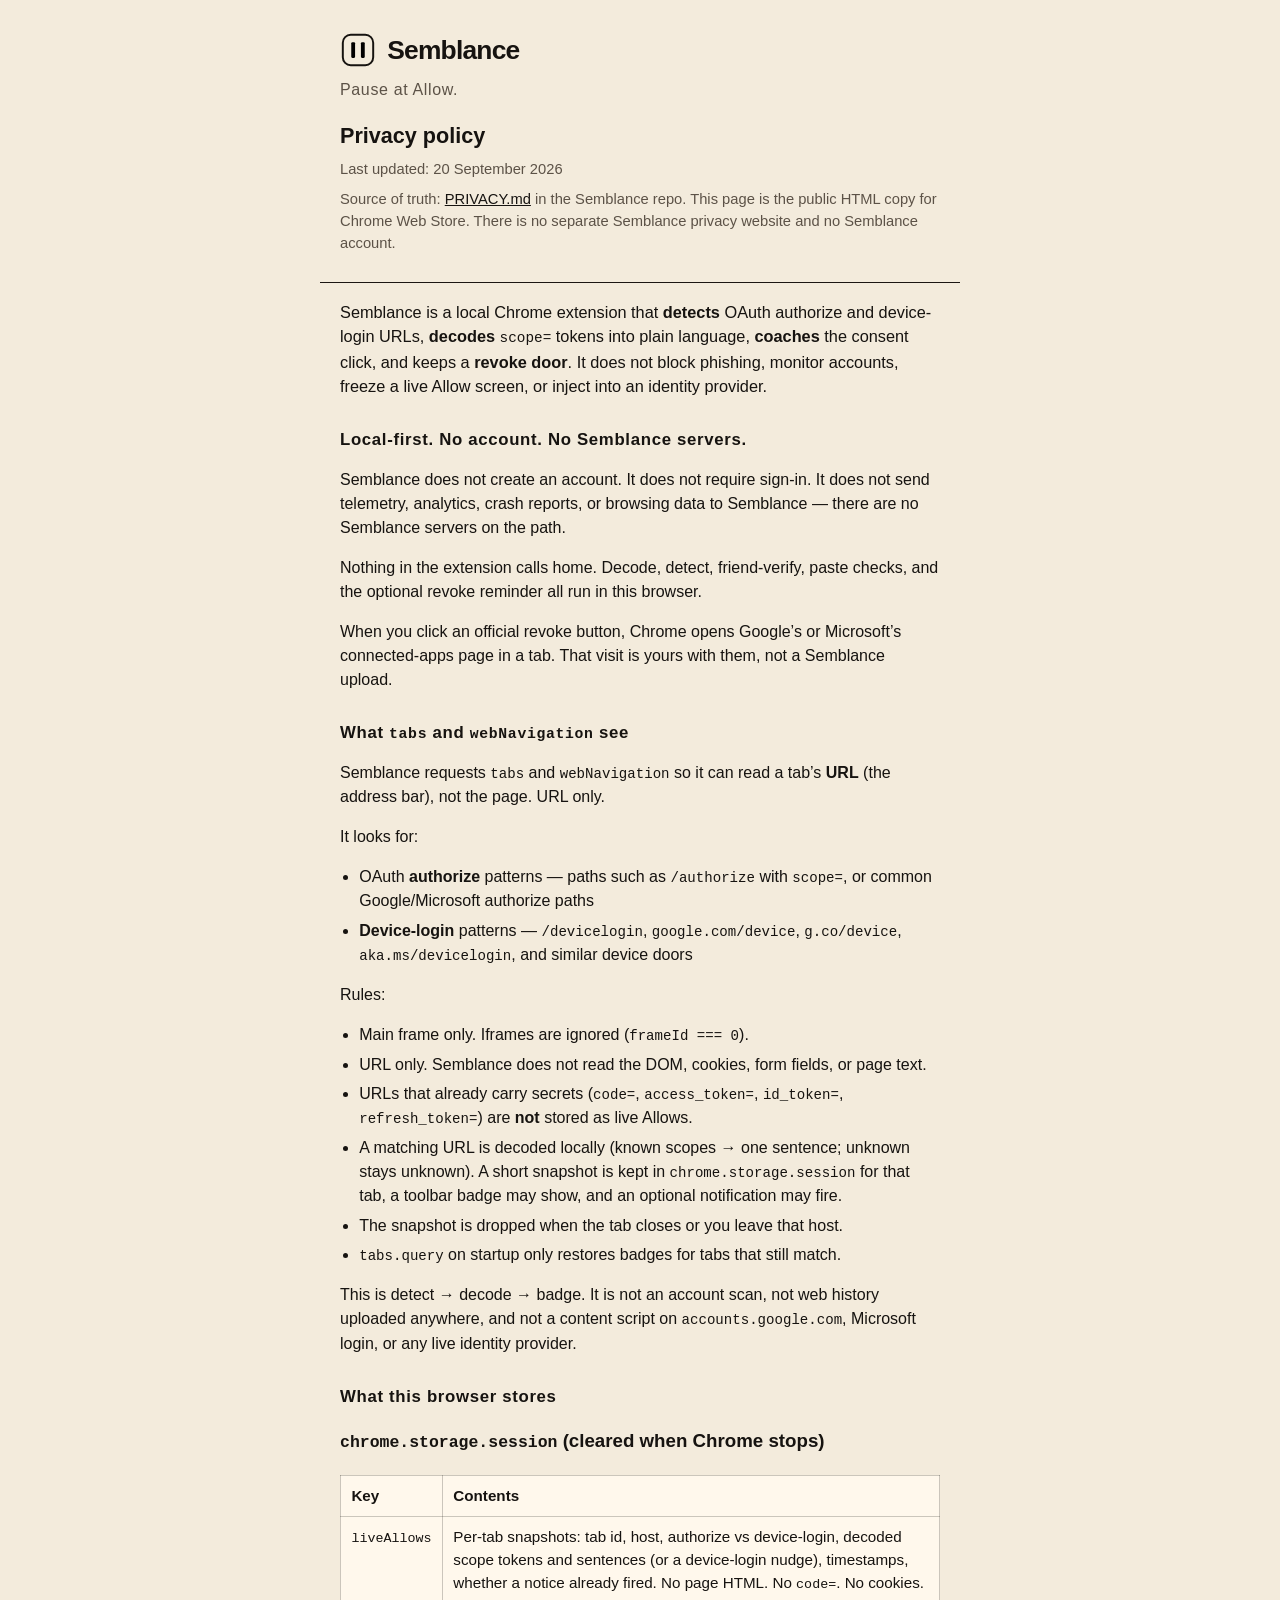
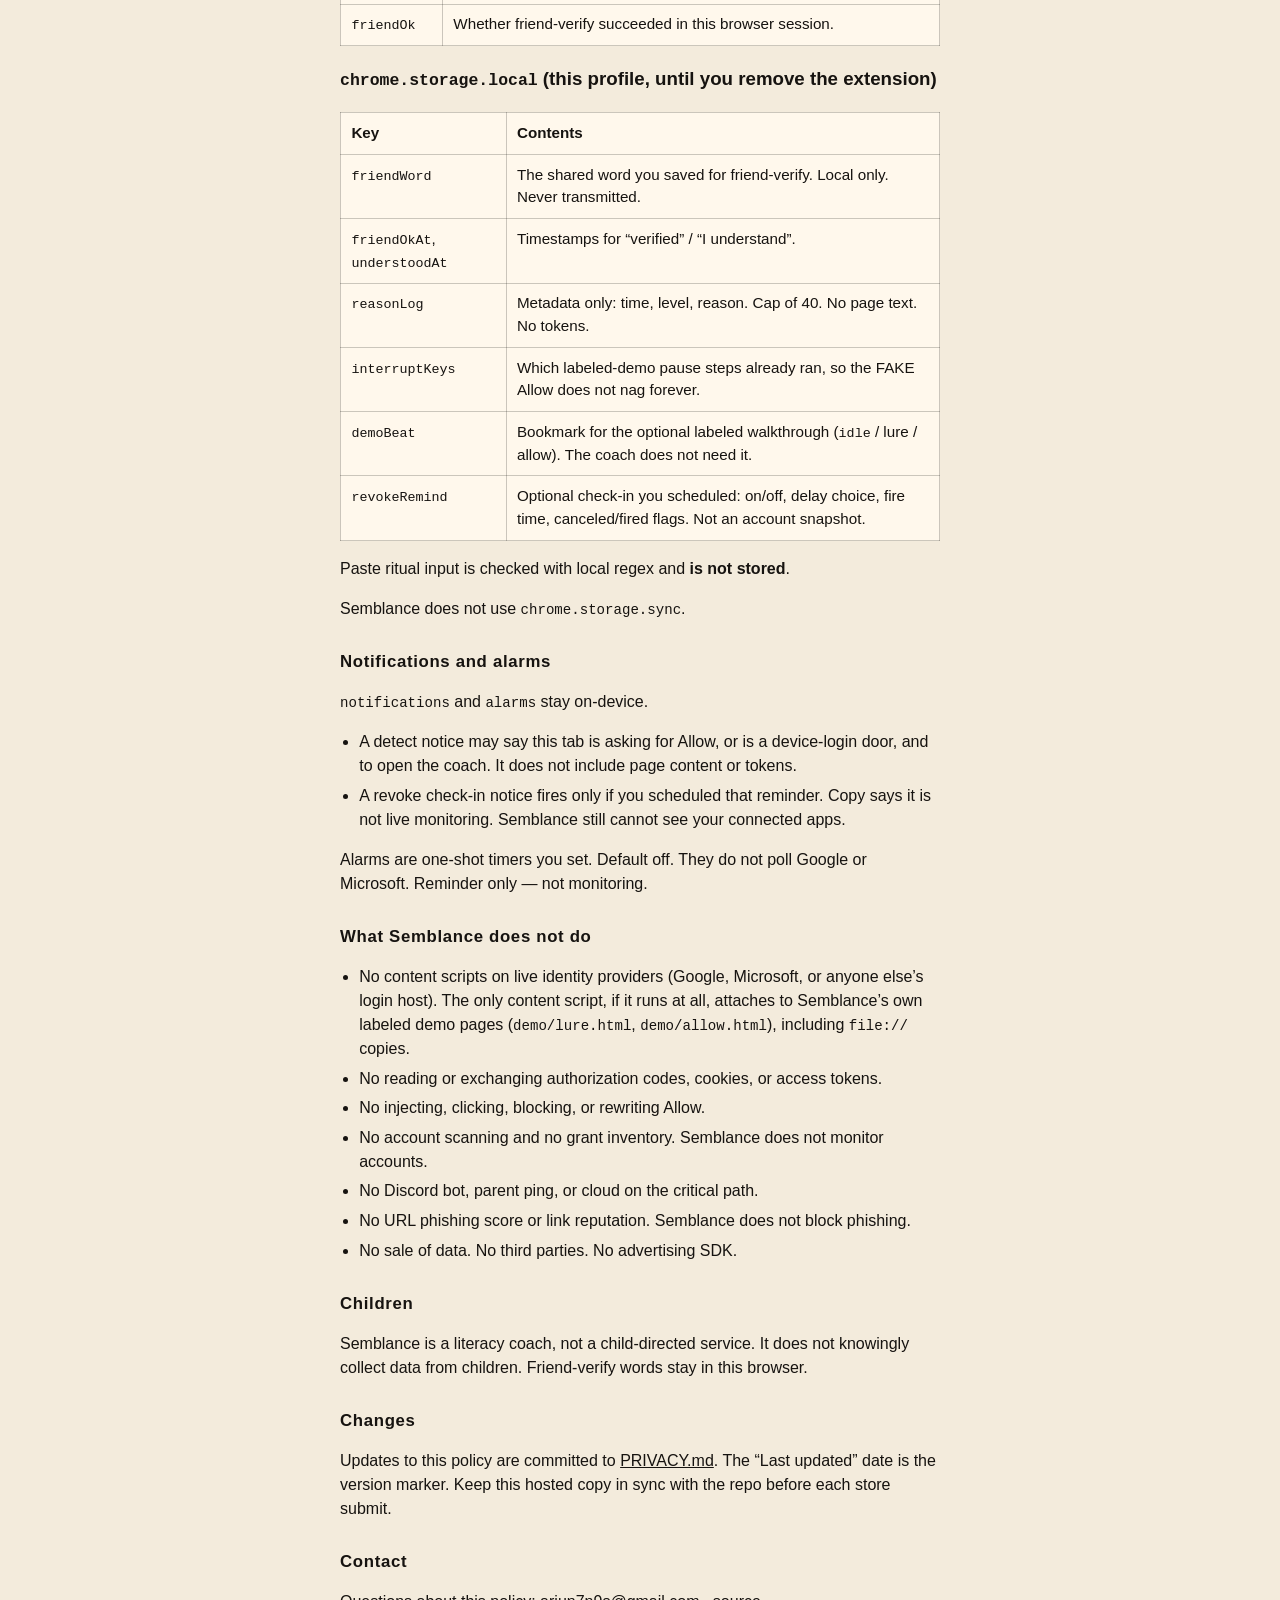
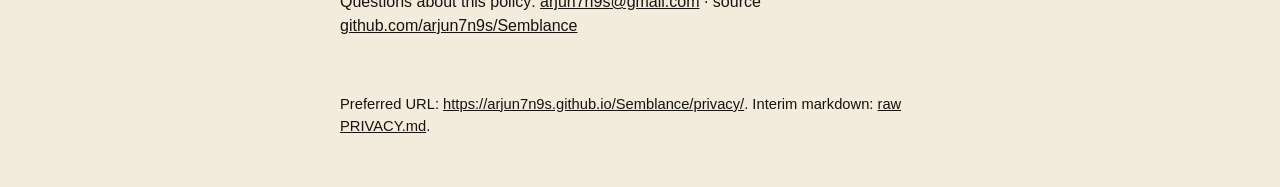
<file: docs/privacy/index.html>
<!DOCTYPE html>
<html lang="en">
<head>
  <meta charset="utf-8">
  <meta name="viewport" content="width=device-width, initial-scale=1">
  <title>Semblance privacy policy</title>
  <meta name="description" content="Semblance is local-first. It reads tab URLs only to detect OAuth authorize and device-login patterns. It does not block phishing, monitor accounts, or inject into a live identity provider.">
  <link rel="canonical" href="https://arjun7n9s.github.io/Semblance/privacy/">
  <style>
    :root {
      --ink: #161310;
      --paper: #f3ebdc;
      --paper-2: #fff8ec;
      --line: #1b1612;
      --mute: #5c5247;
    }
    * { box-sizing: border-box; }
    html, body {
      margin: 0;
      background: var(--paper);
      color: var(--ink);
    }
    body {
      font: 16px/1.5 "Segoe UI", "Helvetica Neue", sans-serif;
    }
    a { color: var(--ink); }
    header, main, footer {
      max-width: 40rem;
      margin: 0 auto;
      padding: 0 1.25rem;
    }
    header {
      padding-top: 2rem;
      padding-bottom: 1.25rem;
      border-bottom: 1px solid var(--line);
    }
    .brand {
      display: flex;
      align-items: center;
      gap: 0.7rem;
      text-decoration: none;
    }
    .brand svg { flex: none; }
    .brand-name {
      font-size: 1.65rem;
      font-weight: 650;
      letter-spacing: -0.03em;
      line-height: 1;
    }
    .tag {
      margin: 0.65rem 0 0;
      color: var(--mute);
      letter-spacing: 0.04em;
    }
    h1 {
      margin: 1.1rem 0 0.35rem;
      font-size: 1.35rem;
      font-weight: 650;
    }
    .updated, .source {
      margin: 0 0 0.5rem;
      color: var(--mute);
      font-size: 0.92rem;
    }
    h2 {
      margin: 1.75rem 0 0.6rem;
      font-size: 1.05rem;
      letter-spacing: 0.04em;
    }
    p, li { color: var(--ink); }
    .lede { font-size: 1.02rem; }
    ul { padding-left: 1.2rem; }
    li { margin: 0.35rem 0; }
    table {
      width: 100%;
      border-collapse: collapse;
      font-size: 0.95rem;
      background: var(--paper-2);
    }
    th, td {
      text-align: left;
      vertical-align: top;
      padding: 0.55rem 0.65rem;
      border: 1px solid rgba(22, 19, 16, 0.22);
    }
    th { font-weight: 650; }
    code {
      font-family: ui-monospace, "SFMono-Regular", Menlo, Consolas, monospace;
      font-size: 0.88em;
    }
    footer {
      padding: 1.5rem 1.25rem 2.5rem;
      color: var(--mute);
      font-size: 0.92rem;
    }
  </style>
</head>
<body>
  <header>
    <a class="brand" href="https://github.com/arjun7n9s/Semblance">
      <svg width="36" height="36" viewBox="0 0 32 32" aria-hidden="true">
        <rect x="2.5" y="2.5" width="27" height="27" rx="7" fill="none" stroke="currentColor" stroke-width="1.75"/>
        <rect x="10" y="9" width="3.4" height="14" rx="1"/>
        <rect x="18.6" y="9" width="3.4" height="14" rx="1"/>
      </svg>
      <span class="brand-name">Semblance</span>
    </a>
    <p class="tag">Pause at Allow.</p>
    <h1>Privacy policy</h1>
    <p class="updated">Last updated: 20 September 2026</p>
    <p class="source">Source of truth: <a href="https://github.com/arjun7n9s/Semblance/blob/main/PRIVACY.md">PRIVACY.md</a> in the Semblance repo. This page is the public HTML copy for Chrome Web Store. There is no separate Semblance privacy website and no Semblance account.</p>
  </header>
  <main>
    <p class="lede">Semblance is a local Chrome extension that <strong>detects</strong> OAuth authorize and device-login URLs, <strong>decodes</strong> <code>scope=</code> tokens into plain language, <strong>coaches</strong> the consent click, and keeps a <strong>revoke door</strong>. It does not block phishing, monitor accounts, freeze a live Allow screen, or inject into an identity provider.</p>

    <h2>Local-first. No account. No Semblance servers.</h2>
    <p>Semblance does not create an account. It does not require sign-in. It does not send telemetry, analytics, crash reports, or browsing data to Semblance — there are no Semblance servers on the path.</p>
    <p>Nothing in the extension calls home. Decode, detect, friend-verify, paste checks, and the optional revoke reminder all run in this browser.</p>
    <p>When you click an official revoke button, Chrome opens Google’s or Microsoft’s connected-apps page in a tab. That visit is yours with them, not a Semblance upload.</p>

    <h2>What <code>tabs</code> and <code>webNavigation</code> see</h2>
    <p>Semblance requests <code>tabs</code> and <code>webNavigation</code> so it can read a tab’s <strong>URL</strong> (the address bar), not the page. URL only.</p>
    <p>It looks for:</p>
    <ul>
      <li>OAuth <strong>authorize</strong> patterns — paths such as <code>/authorize</code> with <code>scope=</code>, or common Google/Microsoft authorize paths</li>
      <li><strong>Device-login</strong> patterns — <code>/devicelogin</code>, <code>google.com/device</code>, <code>g.co/device</code>, <code>aka.ms/devicelogin</code>, and similar device doors</li>
    </ul>
    <p>Rules:</p>
    <ul>
      <li>Main frame only. Iframes are ignored (<code>frameId === 0</code>).</li>
      <li>URL only. Semblance does not read the DOM, cookies, form fields, or page text.</li>
      <li>URLs that already carry secrets (<code>code=</code>, <code>access_token=</code>, <code>id_token=</code>, <code>refresh_token=</code>) are <strong>not</strong> stored as live Allows.</li>
      <li>A matching URL is decoded locally (known scopes → one sentence; unknown stays unknown). A short snapshot is kept in <code>chrome.storage.session</code> for that tab, a toolbar badge may show, and an optional notification may fire.</li>
      <li>The snapshot is dropped when the tab closes or you leave that host.</li>
      <li><code>tabs.query</code> on startup only restores badges for tabs that still match.</li>
    </ul>
    <p>This is detect → decode → badge. It is not an account scan, not web history uploaded anywhere, and not a content script on <code>accounts.google.com</code>, Microsoft login, or any live identity provider.</p>

    <h2>What this browser stores</h2>
    <h3><code>chrome.storage.session</code> (cleared when Chrome stops)</h3>
    <table>
      <thead>
        <tr><th>Key</th><th>Contents</th></tr>
      </thead>
      <tbody>
        <tr>
          <td><code>liveAllows</code></td>
          <td>Per-tab snapshots: tab id, host, authorize vs device-login, decoded scope tokens and sentences (or a device-login nudge), timestamps, whether a notice already fired. No page HTML. No <code>code=</code>. No cookies.</td>
        </tr>
        <tr>
          <td><code>friendOk</code></td>
          <td>Whether friend-verify succeeded in this browser session.</td>
        </tr>
      </tbody>
    </table>
    <h3><code>chrome.storage.local</code> (this profile, until you remove the extension)</h3>
    <table>
      <thead>
        <tr><th>Key</th><th>Contents</th></tr>
      </thead>
      <tbody>
        <tr>
          <td><code>friendWord</code></td>
          <td>The shared word you saved for friend-verify. Local only. Never transmitted.</td>
        </tr>
        <tr>
          <td><code>friendOkAt</code>, <code>understoodAt</code></td>
          <td>Timestamps for “verified” / “I understand”.</td>
        </tr>
        <tr>
          <td><code>reasonLog</code></td>
          <td>Metadata only: time, level, reason. Cap of 40. No page text. No tokens.</td>
        </tr>
        <tr>
          <td><code>interruptKeys</code></td>
          <td>Which labeled-demo pause steps already ran, so the FAKE Allow does not nag forever.</td>
        </tr>
        <tr>
          <td><code>demoBeat</code></td>
          <td>Bookmark for the optional labeled walkthrough (<code>idle</code> / lure / allow). The coach does not need it.</td>
        </tr>
        <tr>
          <td><code>revokeRemind</code></td>
          <td>Optional check-in you scheduled: on/off, delay choice, fire time, canceled/fired flags. Not an account snapshot.</td>
        </tr>
      </tbody>
    </table>
    <p>Paste ritual input is checked with local regex and <strong>is not stored</strong>.</p>
    <p>Semblance does not use <code>chrome.storage.sync</code>.</p>

    <h2>Notifications and alarms</h2>
    <p><code>notifications</code> and <code>alarms</code> stay on-device.</p>
    <ul>
      <li>A detect notice may say this tab is asking for Allow, or is a device-login door, and to open the coach. It does not include page content or tokens.</li>
      <li>A revoke check-in notice fires only if you scheduled that reminder. Copy says it is not live monitoring. Semblance still cannot see your connected apps.</li>
    </ul>
    <p>Alarms are one-shot timers you set. Default off. They do not poll Google or Microsoft. Reminder only — not monitoring.</p>

    <h2>What Semblance does not do</h2>
    <ul>
      <li>No content scripts on live identity providers (Google, Microsoft, or anyone else’s login host). The only content script, if it runs at all, attaches to Semblance’s own labeled demo pages (<code>demo/lure.html</code>, <code>demo/allow.html</code>), including <code>file://</code> copies.</li>
      <li>No reading or exchanging authorization codes, cookies, or access tokens.</li>
      <li>No injecting, clicking, blocking, or rewriting Allow.</li>
      <li>No account scanning and no grant inventory. Semblance does not monitor accounts.</li>
      <li>No Discord bot, parent ping, or cloud on the critical path.</li>
      <li>No URL phishing score or link reputation. Semblance does not block phishing.</li>
      <li>No sale of data. No third parties. No advertising SDK.</li>
    </ul>

    <h2>Children</h2>
    <p>Semblance is a literacy coach, not a child-directed service. It does not knowingly collect data from children. Friend-verify words stay in this browser.</p>

    <h2>Changes</h2>
    <p>Updates to this policy are committed to <a href="https://github.com/arjun7n9s/Semblance/blob/main/PRIVACY.md">PRIVACY.md</a>. The “Last updated” date is the version marker. Keep this hosted copy in sync with the repo before each store submit.</p>

    <h2>Contact</h2>
    <p>Questions about this policy: <a href="mailto:arjun7n9s@gmail.com">arjun7n9s@gmail.com</a> · source <a href="https://github.com/arjun7n9s/Semblance">github.com/arjun7n9s/Semblance</a></p>
  </main>
  <footer>
    <p>Preferred URL: <a href="https://arjun7n9s.github.io/Semblance/privacy/">https://arjun7n9s.github.io/Semblance/privacy/</a>. Interim markdown: <a href="https://raw.githubusercontent.com/arjun7n9s/Semblance/main/PRIVACY.md">raw PRIVACY.md</a>.</p>
  </footer>
</body>
</html>
</file>
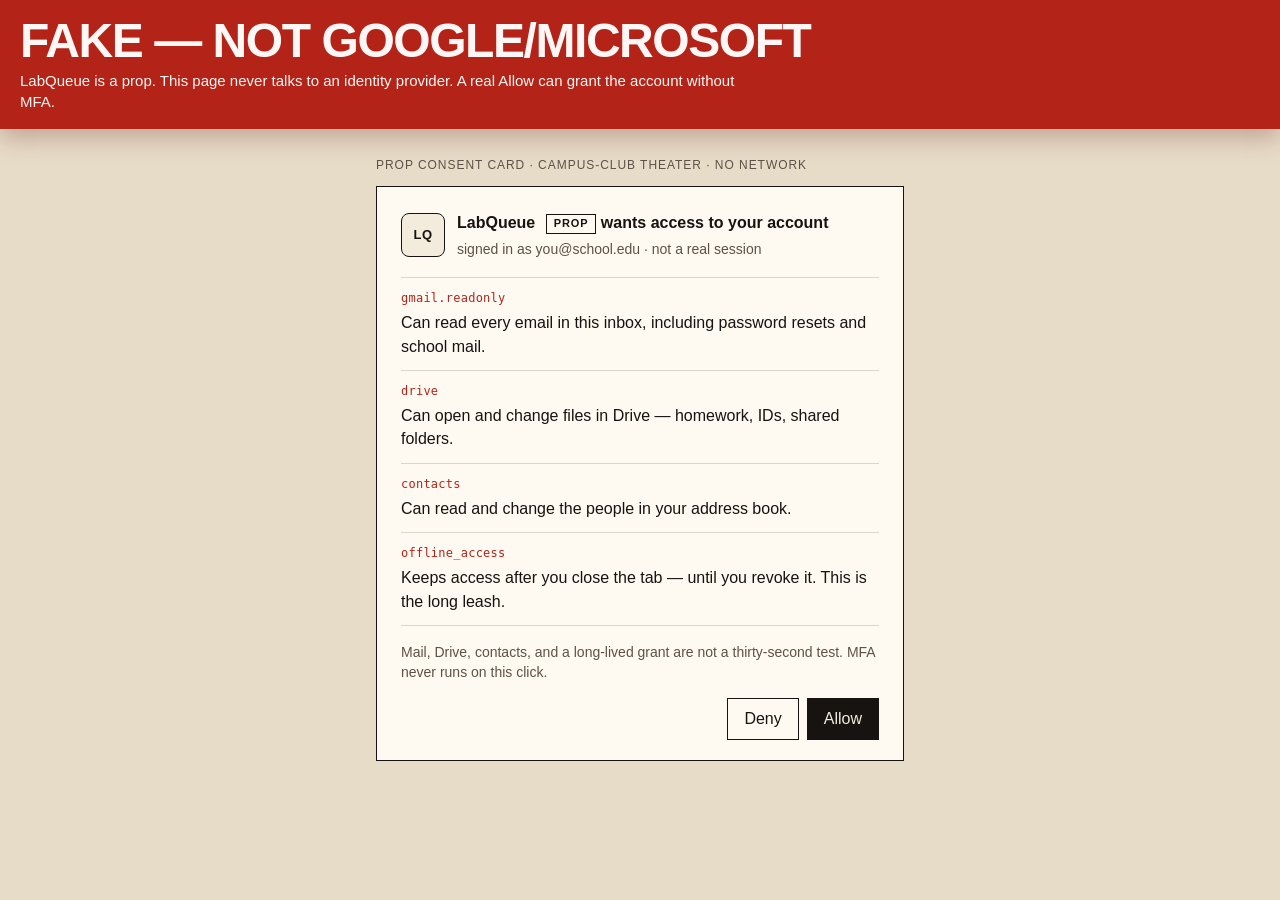
<file: demo/allow.html>
<!DOCTYPE html>
<html lang="en">
  <head>
    <meta charset="utf-8" />
    <meta name="viewport" content="width=device-width, initial-scale=1" />
    <title>Semblance · Beat B · FAKE allow</title>
    <link rel="stylesheet" href="allow.css" />
    <link rel="stylesheet" href="../content/demo-coach.css" />
  </head>
  <body data-semblance-beat="allow">
    <aside class="fake-banner" role="alert">
      <strong>FAKE — not Google/Microsoft</strong>
      <span>
        LabQueue is a prop. This page never talks to an identity provider. A real Allow can grant the
        account without MFA.
      </span>
    </aside>

    <main class="frame">
      <p class="prop-note">Prop consent card · campus-club theater · no network</p>
      <section class="card">
        <header class="chooser">
          <div class="lqmark" aria-hidden="true">LQ</div>
          <div>
            <p class="app">LabQueue <span class="prop-pill">prop</span> wants access to your account</p>
            <p class="who">signed in as you@school.edu · not a real session</p>
          </div>
        </header>

        <ul class="scopes">
          <li data-scope="gmail.readonly">
            <code>gmail.readonly</code>
            <p>Can read every email in this inbox, including password resets and school mail.</p>
          </li>
          <li data-scope="drive">
            <code>drive</code>
            <p>Can open and change files in Drive — homework, IDs, shared folders.</p>
          </li>
          <li data-scope="contacts">
            <code>contacts</code>
            <p>Can read and change the people in your address book.</p>
          </li>
          <li data-scope="offline_access">
            <code>offline_access</code>
            <p>Keeps access after you close the tab — until you revoke it. This is the long leash.</p>
          </li>
        </ul>

        <p class="fine">
          Mail, Drive, contacts, and a long-lived grant are not a thirty-second test. MFA never runs
          on this click.
        </p>

        <div class="actions">
          <button id="deny-btn" class="ghost" type="button">Deny</button>
          <button id="allow-btn" type="button">Allow</button>
        </div>
      </section>

      <section id="aftermath" class="aftermath" hidden>
        <h1>That click would have been the login.</h1>
        <p>
          Nothing left this machine. In a real Allow, LabQueue would already hold mail, Drive, and a
          refresh token. Open the Semblance side panel from the toolbar — the coach that stays useful
          after the theater.
        </p>
        <p class="after-actions">
          <a href="../sidepanel/sidepanel.html">Open the coach in a tab</a>
          <a href="lure.html">Replay Beat A</a>
        </p>
      </section>
    </main>

    <script src="../shared/scopes.js"></script>
    <script src="../shared/rituals.js"></script>
    <script src="../shared/storage.js"></script>
    <script src="../shared/ladder.js"></script>
    <script src="../content/demo-coach.js"></script>
    <script src="allow.js"></script>
  </body>
</html>
</file>
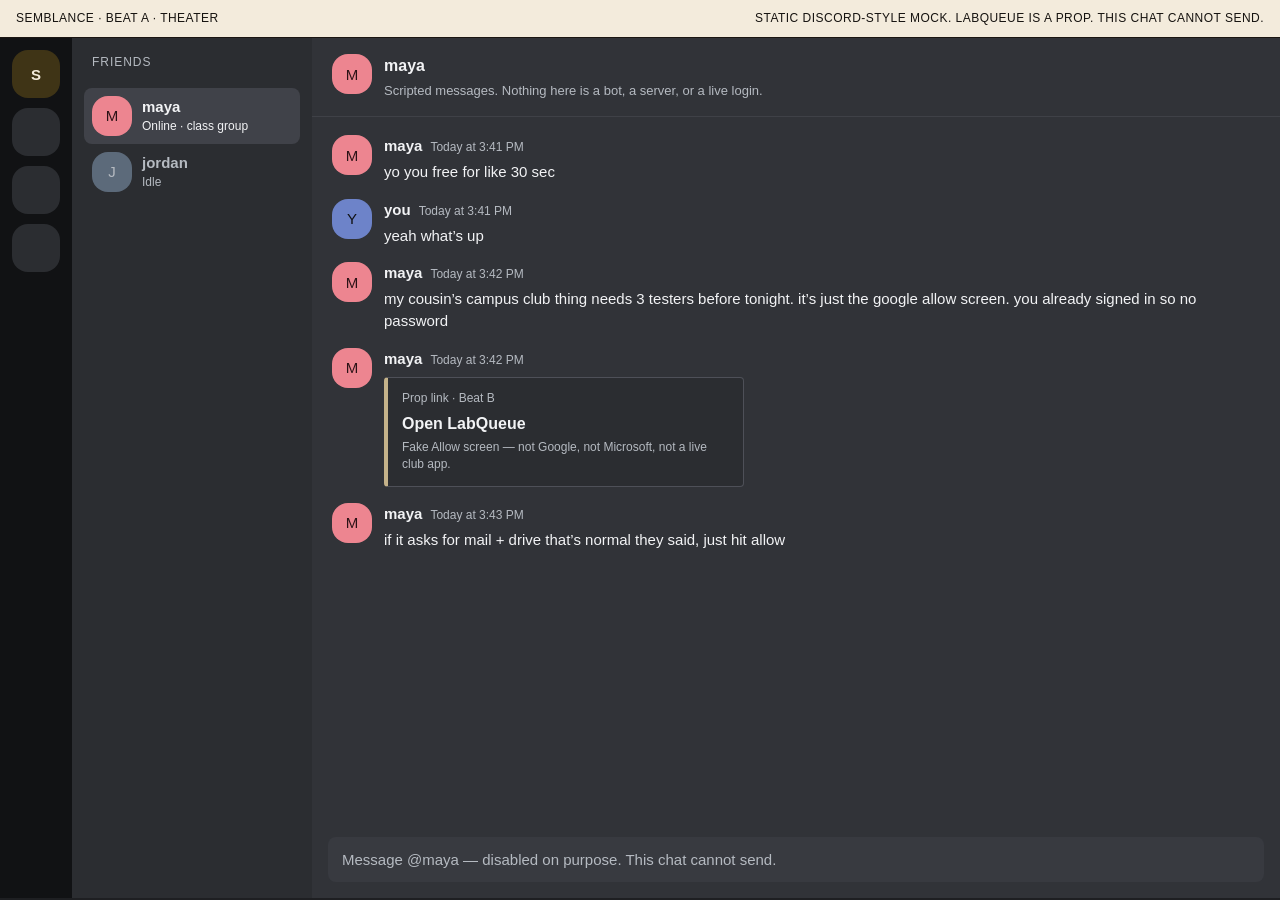
<file: demo/lure.html>
<!DOCTYPE html>
<html lang="en">
  <head>
    <meta charset="utf-8" />
    <meta name="viewport" content="width=device-width, initial-scale=1" />
    <title>Semblance · Beat A · friend lure</title>
    <link rel="stylesheet" href="lure.css" />
    <link rel="stylesheet" href="../content/demo-coach.css" />
  </head>
  <body data-semblance-beat="lure">
    <div class="product-bar">
      <span>Semblance · Beat A · theater</span>
      <span>Static Discord-style mock. LabQueue is a prop. This chat cannot send.</span>
    </div>
    <div class="shell">
      <aside class="rail" aria-hidden="true">
        <div class="mark">S</div>
        <div class="pill"></div>
        <div class="pill"></div>
        <div class="pill"></div>
      </aside>
      <section class="server">
        <p class="server-name">friends</p>
        <div class="dm active">
          <span class="av maya">M</span>
          <div>
            <strong>maya</strong>
            <small>Online · class group</small>
          </div>
        </div>
        <div class="dm">
          <span class="av">J</span>
          <div>
            <strong>jordan</strong>
            <small>Idle</small>
          </div>
        </div>
      </section>
      <main class="thread">
        <header class="thread-head">
          <span class="av maya">M</span>
          <div>
            <h1>maya</h1>
            <p>Scripted messages. Nothing here is a bot, a server, or a live login.</p>
          </div>
        </header>
        <ol class="msgs">
          <li class="msg">
            <span class="av maya">M</span>
            <div>
              <strong>maya</strong><time>Today at 3:41 PM</time>
              <p>yo you free for like 30 sec</p>
            </div>
          </li>
          <li class="msg me">
            <span class="av me">Y</span>
            <div>
              <strong>you</strong><time>Today at 3:41 PM</time>
              <p>yeah what’s up</p>
            </div>
          </li>
          <li class="msg">
            <span class="av maya">M</span>
            <div>
              <strong>maya</strong><time>Today at 3:42 PM</time>
              <p>
                my cousin’s campus club thing needs 3 testers before tonight. it’s just the google allow
                screen. you already signed in so no password
              </p>
            </div>
          </li>
          <li class="msg">
            <span class="av maya">M</span>
            <div>
              <strong>maya</strong><time>Today at 3:42 PM</time>
              <p>
                <a class="lure-card" href="allow.html">
                  <span class="lure-kicker">Prop link · Beat B</span>
                  <span class="lure-title">Open LabQueue</span>
                  <span class="lure-sub">Fake Allow screen — not Google, not Microsoft, not a live club app.</span>
                </a>
              </p>
            </div>
          </li>
          <li class="msg">
            <span class="av maya">M</span>
            <div>
              <strong>maya</strong><time>Today at 3:43 PM</time>
              <p>if it asks for mail + drive that’s normal they said, just hit allow</p>
            </div>
          </li>
        </ol>
        <footer class="composer" aria-hidden="true">
          <span>Message @maya — disabled on purpose. This chat cannot send.</span>
        </footer>
      </main>
    </div>
    <script src="../shared/storage.js"></script>
    <script src="../shared/ladder.js"></script>
    <script src="../content/demo-coach.js"></script>
  </body>
</html>
</file>
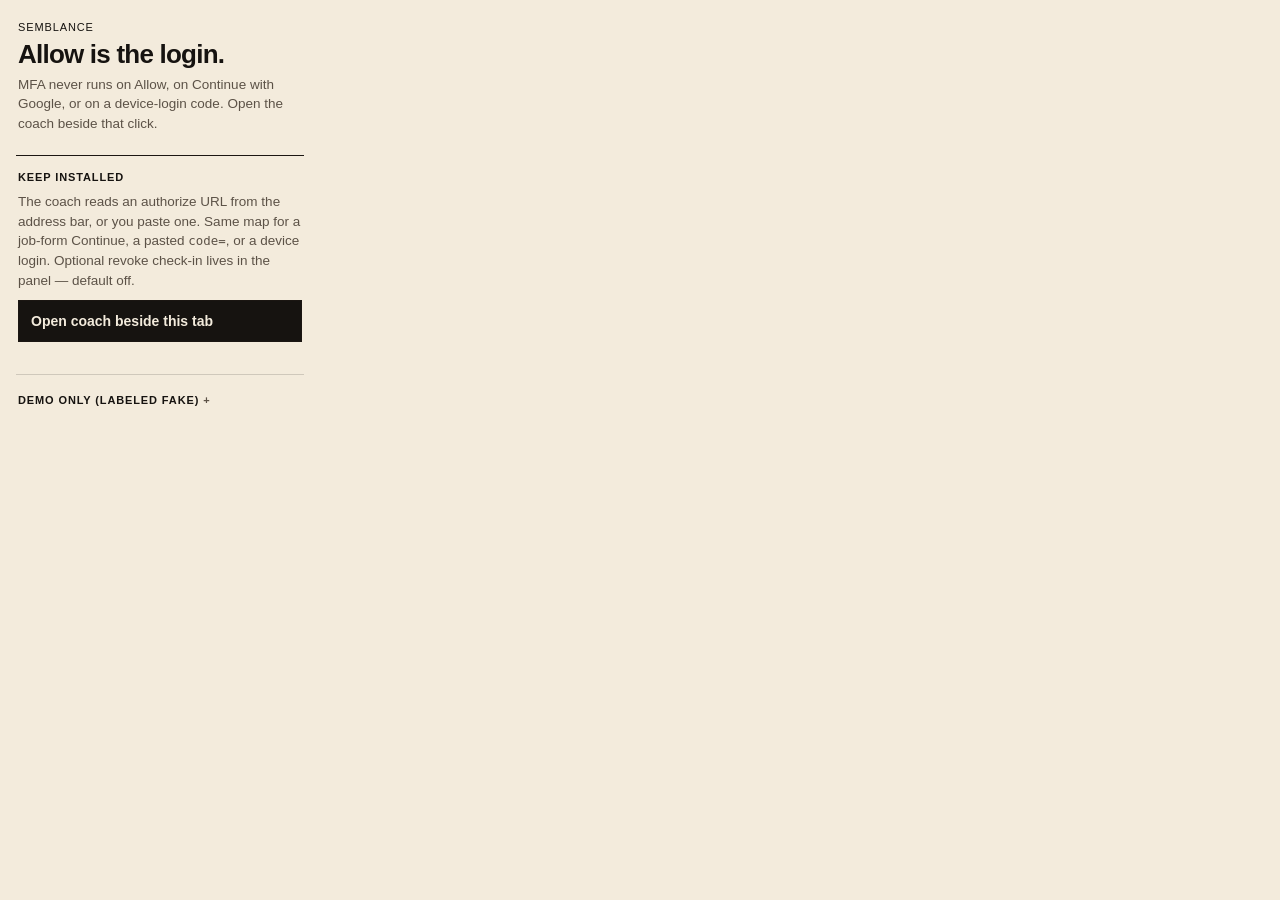
<file: popup/popup.html>
<!DOCTYPE html>
<html lang="en">
  <head>
    <meta charset="utf-8" />
    <meta name="viewport" content="width=device-width, initial-scale=1" />
    <title>Semblance</title>
    <link rel="stylesheet" href="popup.css" />
  </head>
  <body>
    <header class="mast">
      <p class="eyebrow">Semblance</p>
      <h1>Allow is the login.</h1>
      <p class="lede">
        MFA never runs on Allow, on Continue with Google, or on a device-login code.
        Open the coach beside that click.
      </p>
    </header>

    <section class="panel live" id="live-hit" hidden>
      <h2 id="live-kicker">This tab is asking for Allow</h2>
      <p id="live-lead"></p>
      <ol id="live-list"></ol>
      <p class="status" id="live-status" role="status" aria-live="polite"></p>
    </section>

    <section class="panel">
      <h2>Keep installed</h2>
      <p>
        The coach reads an authorize URL from the address bar, or you paste one.
        Same map for a job-form Continue, a pasted <code>code=</code>, or a device
        login. Optional revoke check-in lives in the panel — default off.
      </p>
      <button id="open-panel" type="button">Open coach beside this tab</button>
      <p class="status" id="panel-status" role="status" aria-live="polite"></p>
      <p class="status" id="remind-cue" hidden></p>
    </section>

    <details class="panel quiet demo-only">
      <summary>Demo only (labeled FAKE)</summary>
      <p>
        Labeled FAKE walkthrough of one story in the family. LabQueue is a prop.
        You do not need these pages to use the coach.
      </p>
      <div class="stack">
        <button id="open-lure" type="button">Open Beat A · friend lure</button>
        <button id="open-allow" class="ghost" type="button">Open Beat B · fake Allow</button>
      </div>
    </details>

    <script src="../shared/scopes.js"></script>
    <script src="../shared/storage.js"></script>
    <script src="../shared/remind.js"></script>
    <script src="../shared/watch.js"></script>
    <script src="popup.js"></script>
  </body>
</html>
</file>
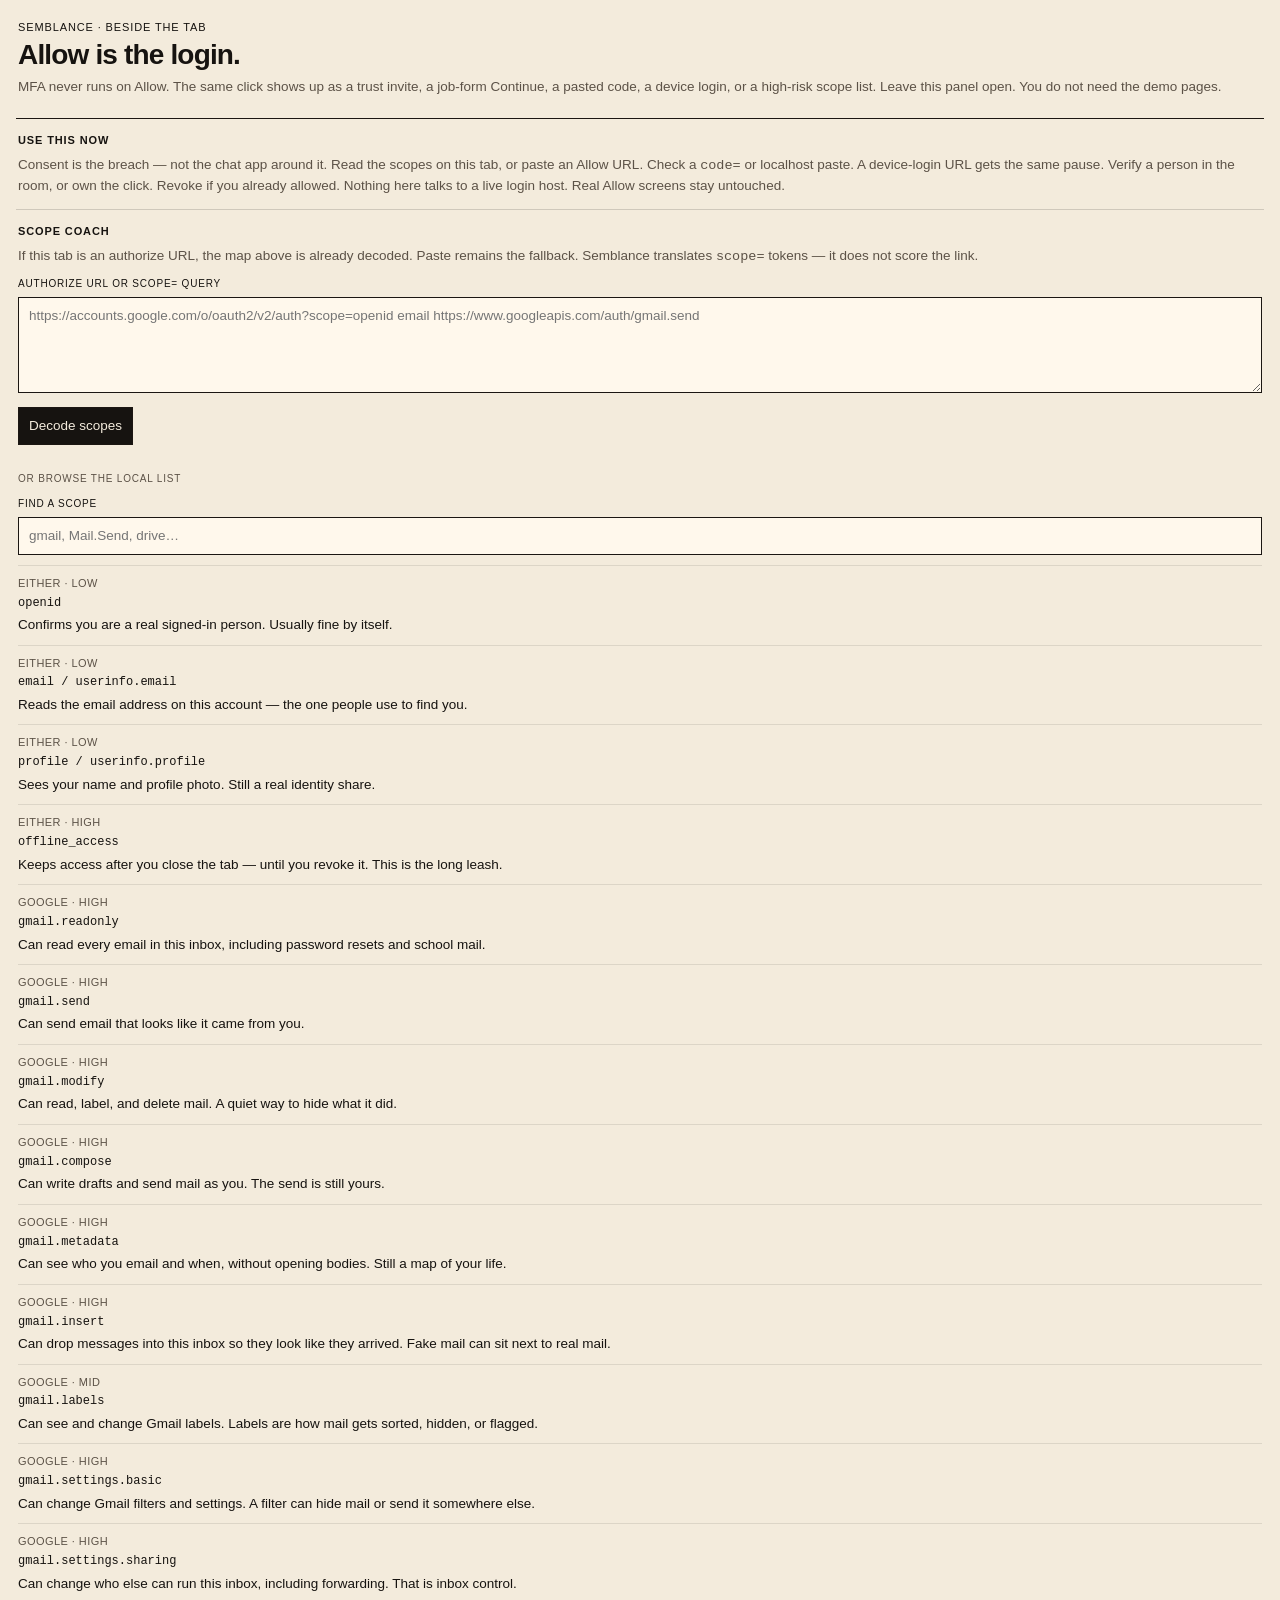
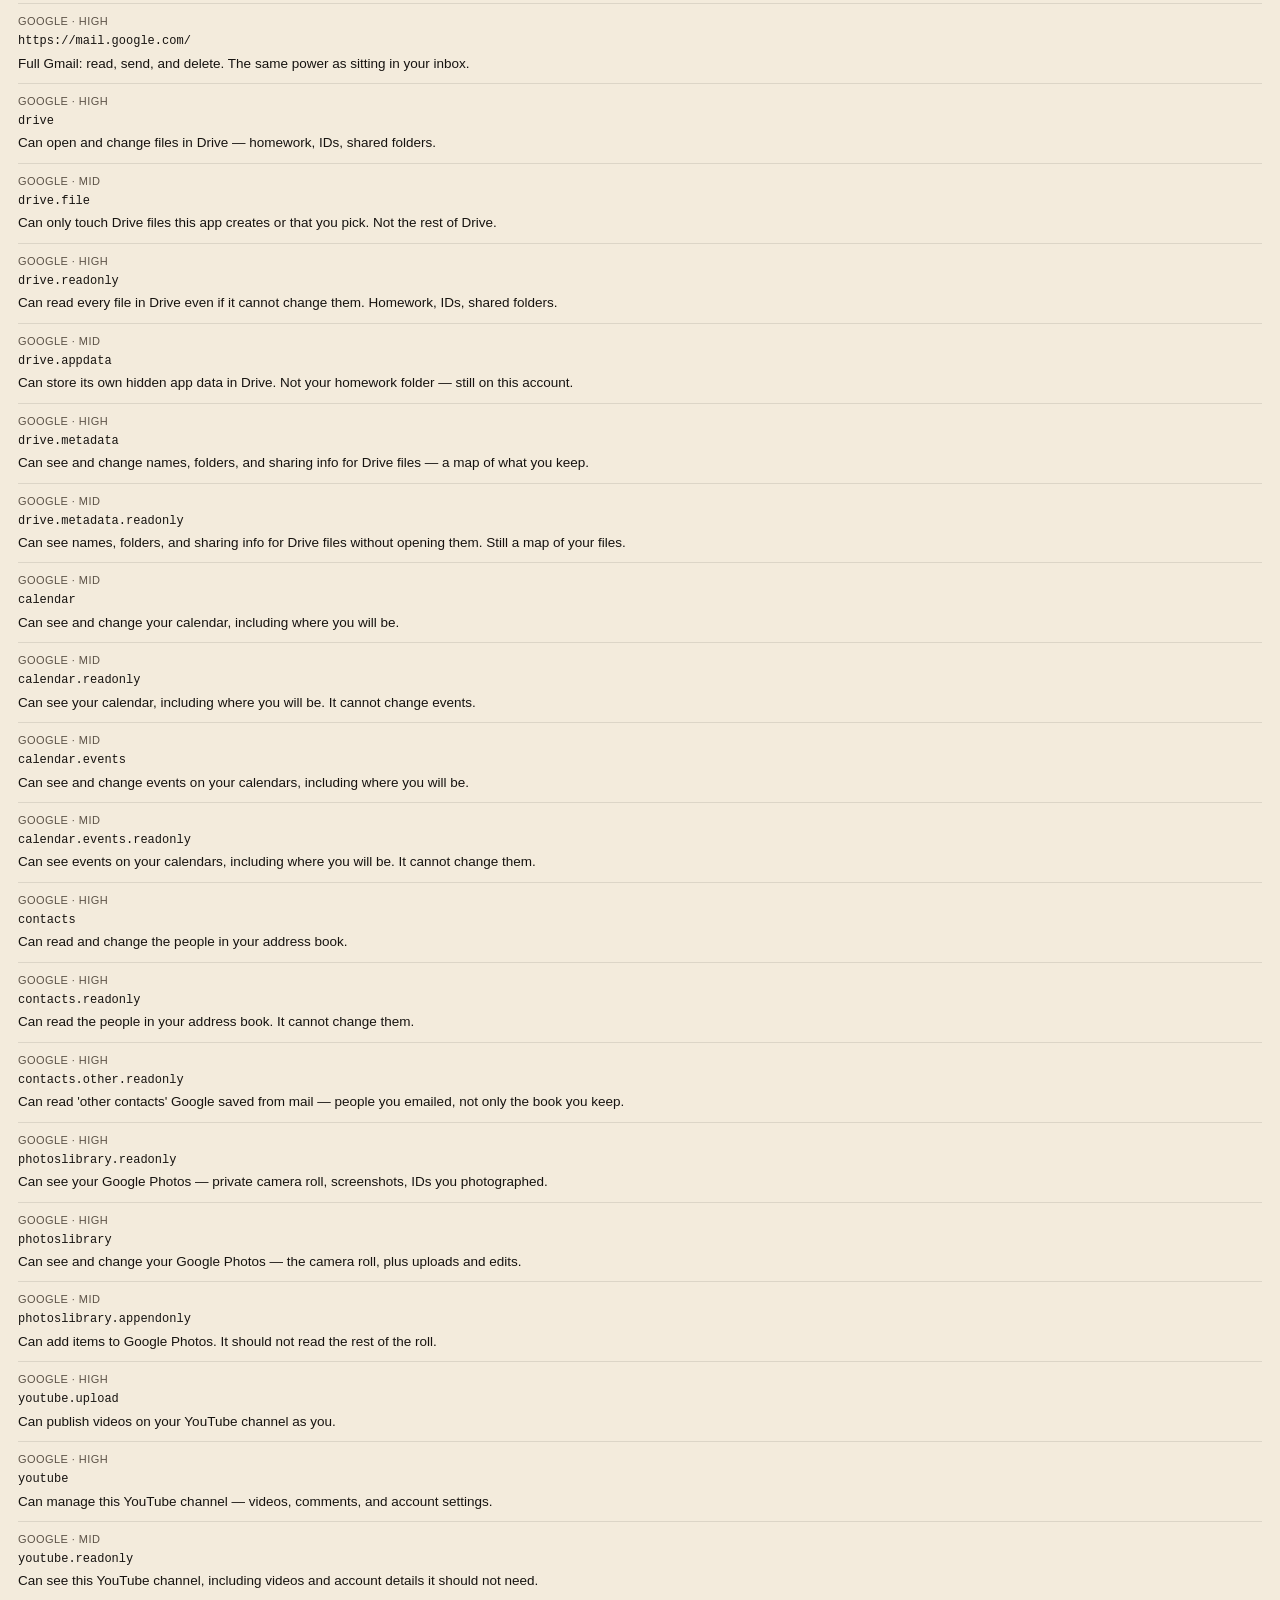
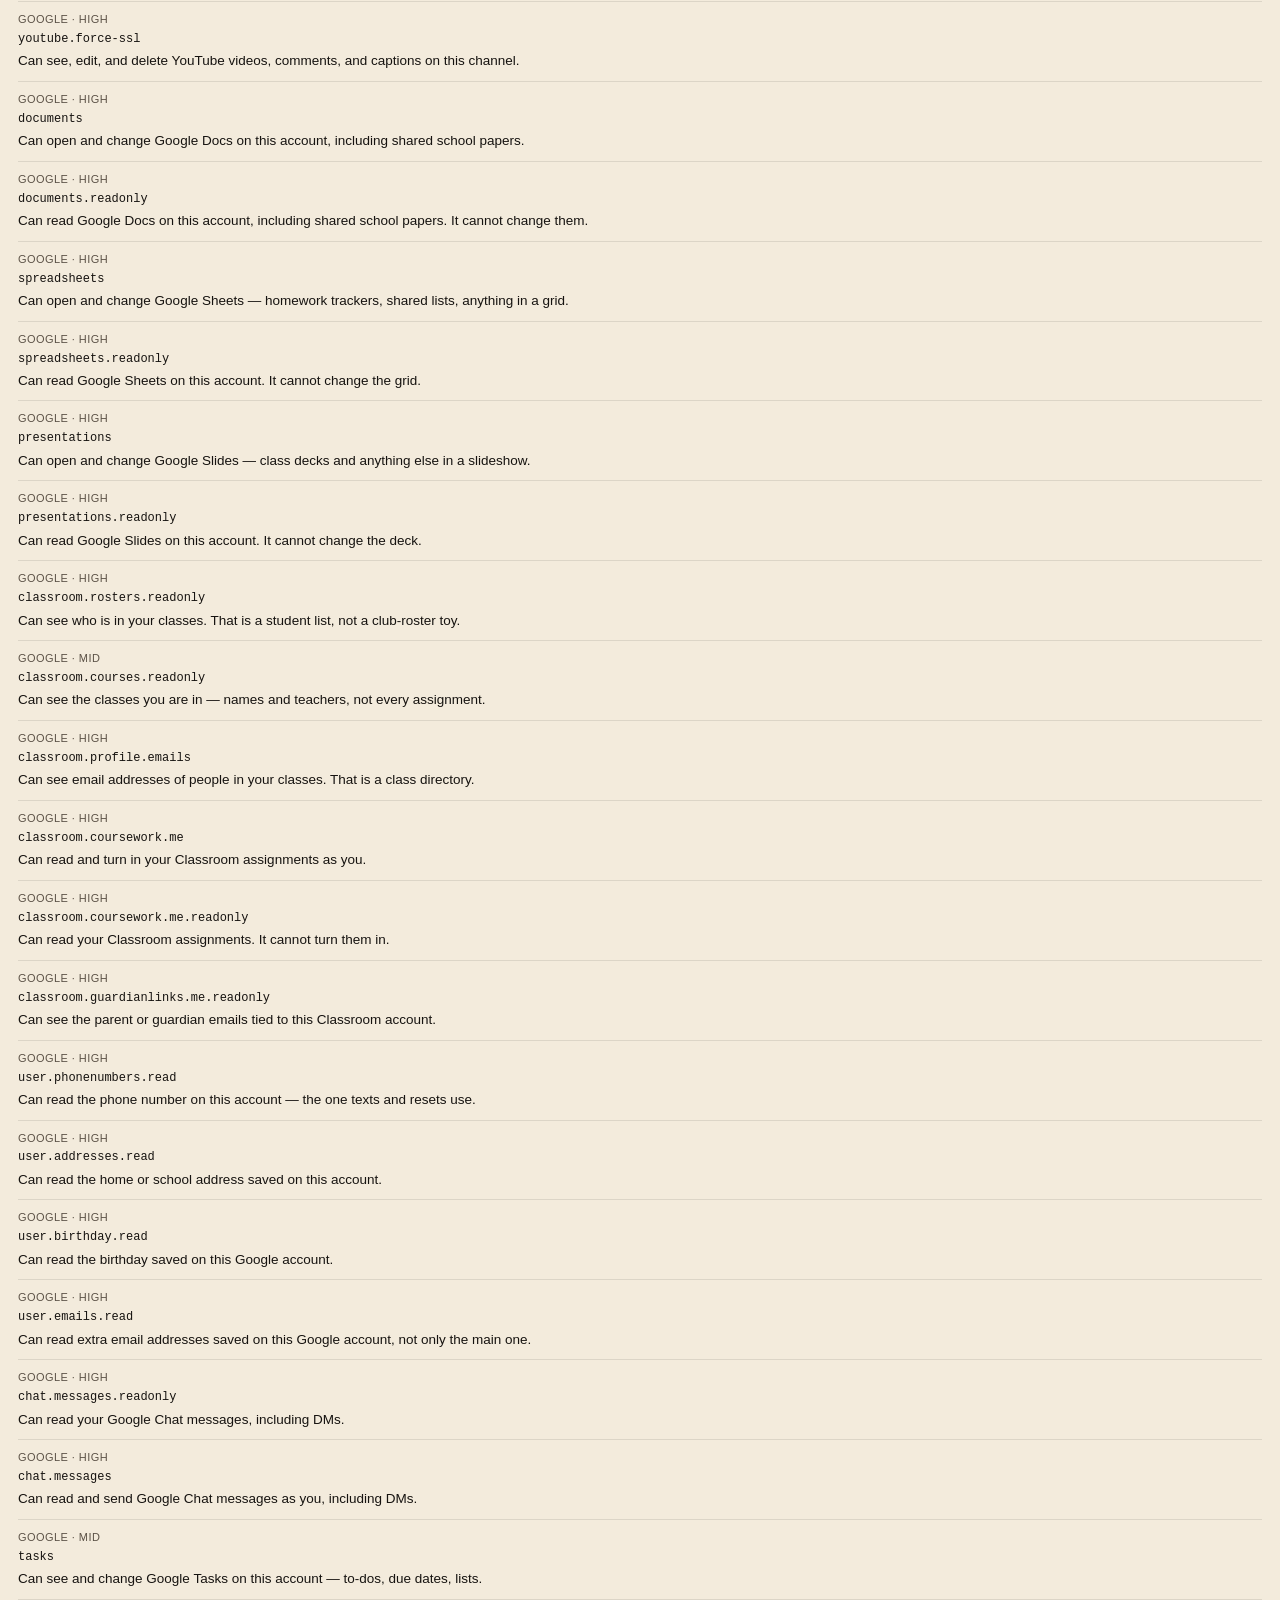
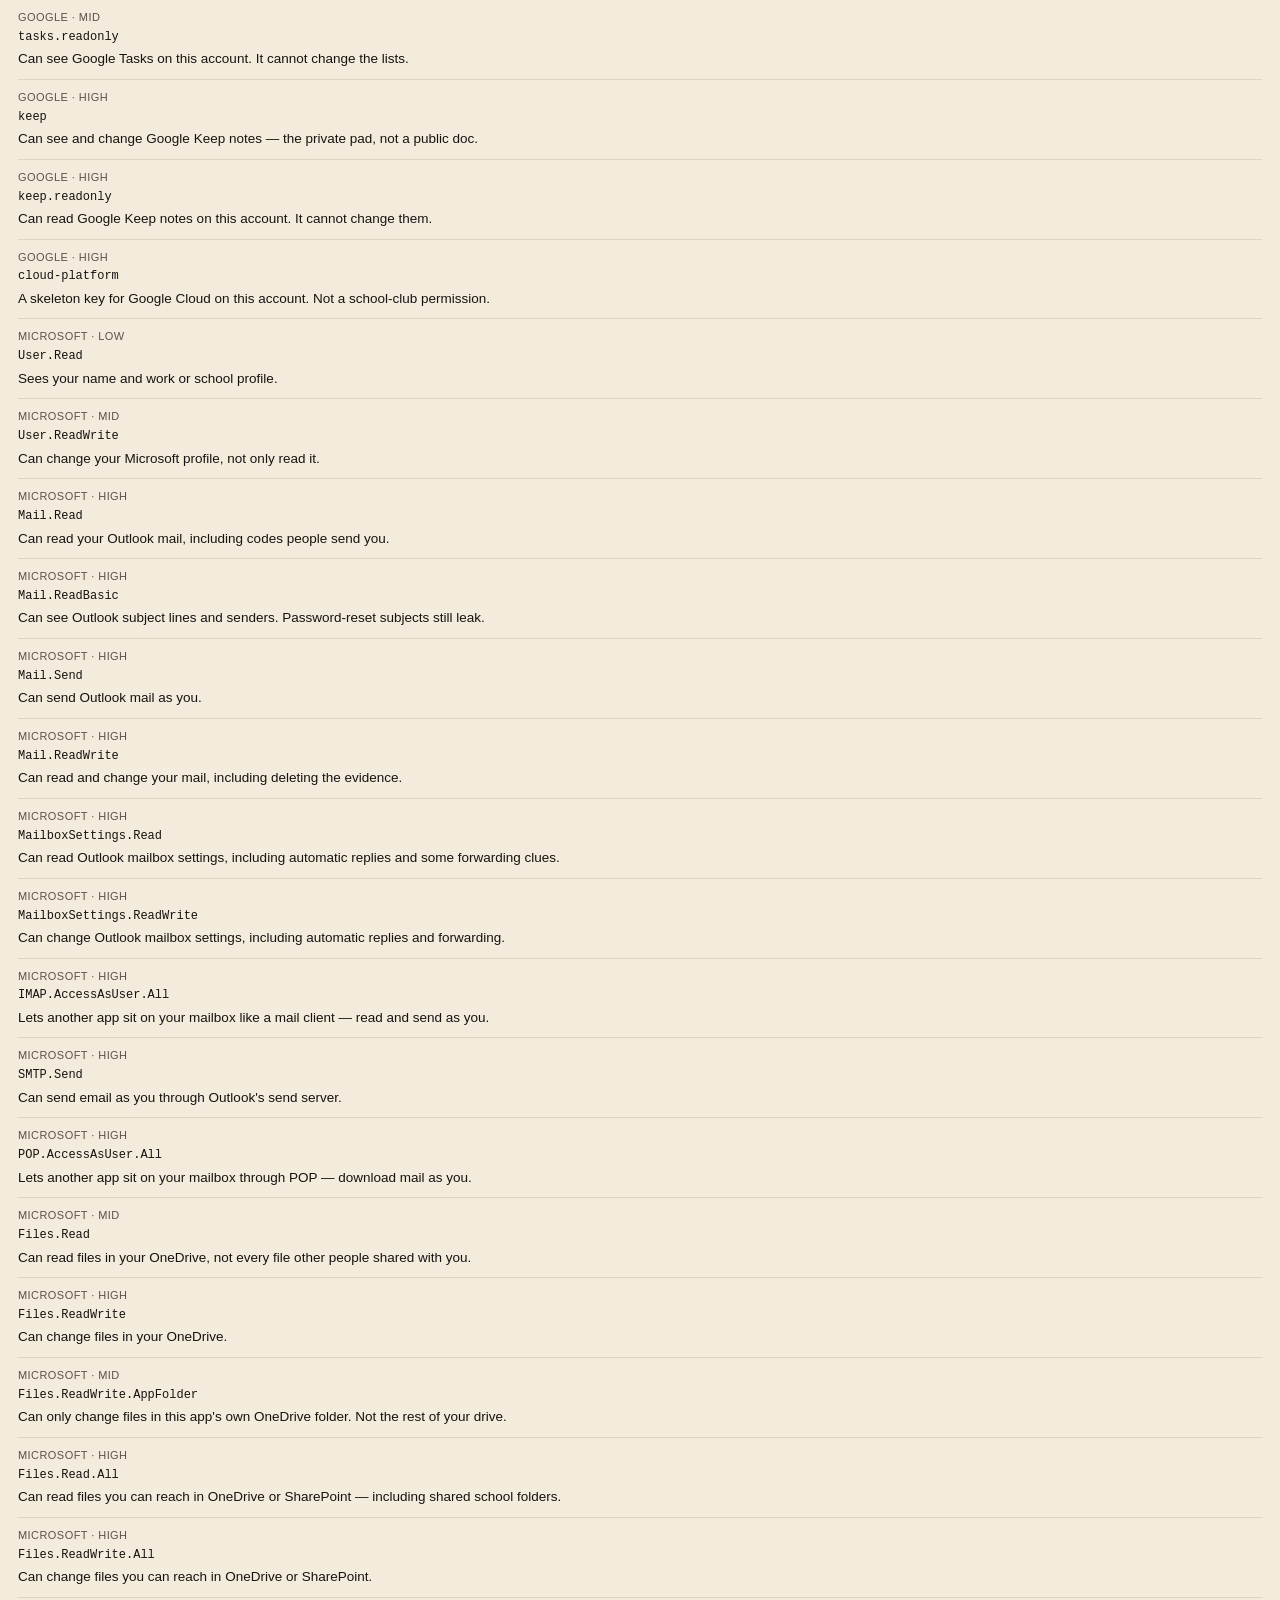
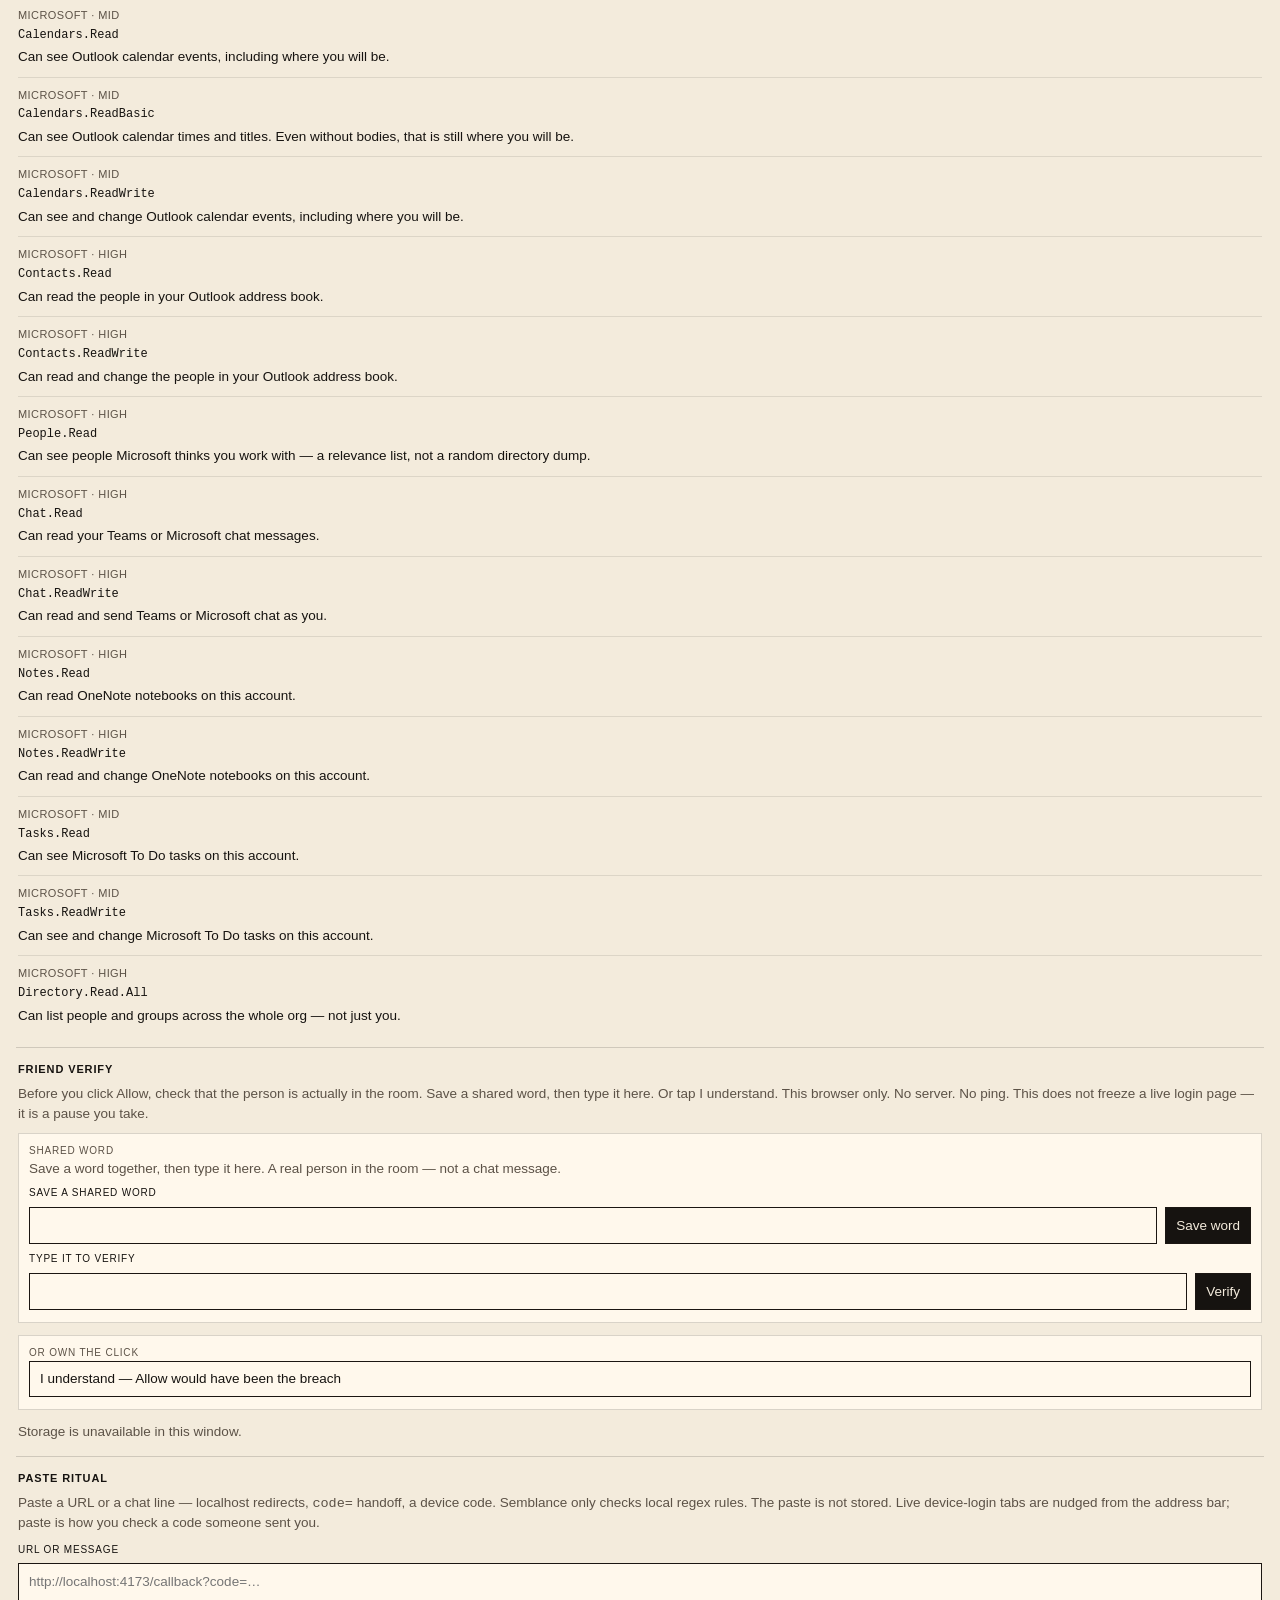
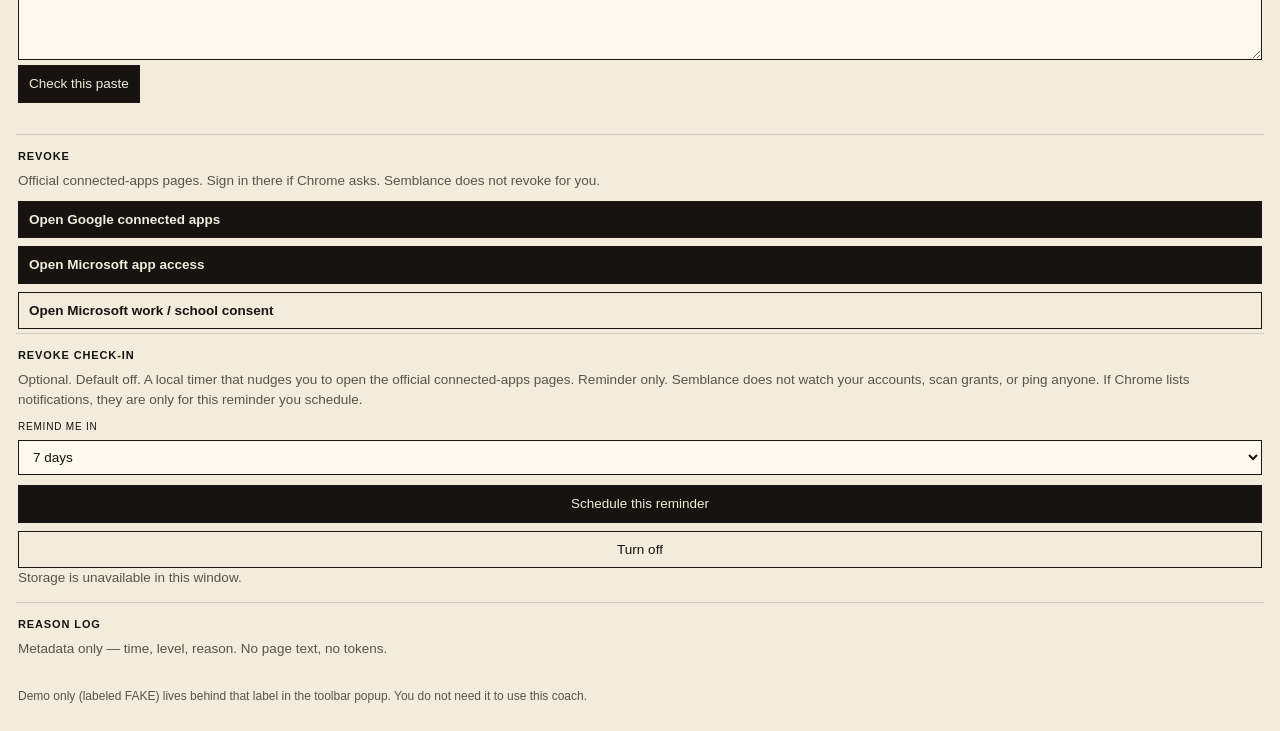
<file: sidepanel/sidepanel.html>
<!DOCTYPE html>
<html lang="en">
  <head>
    <meta charset="utf-8" />
    <meta name="viewport" content="width=device-width, initial-scale=1" />
    <title>Semblance</title>
    <link rel="stylesheet" href="sidepanel.css" />
  </head>
  <body>
    <header class="mast">
      <p class="eyebrow">Semblance · beside the tab</p>
      <h1>Allow is the login.</h1>
      <p class="lede" id="lede">
        MFA never runs on Allow. The same click shows up as a trust invite, a
        job-form Continue, a pasted code, a device login, or a high-risk scope
        list. Leave this panel open. You do not need the demo pages.
      </p>
    </header>

    <section class="panel now" id="beat-c" hidden>
      <p class="kicker">You already walked the labeled FAKE Allow</p>
      <p>
        Theater is over. The tools below are the part worth keeping installed —
        they never needed those demo tabs.
      </p>
    </section>

    <section class="panel now live" id="live-hit" hidden>
      <p class="kicker" id="live-kicker">This tab is asking for Allow</p>
      <p id="live-lead"></p>
      <ol id="live-list"></ol>
      <p class="status" id="live-status" role="status" aria-live="polite"></p>
    </section>

    <section class="panel now">
      <h2>Use this now</h2>
      <p>
        Consent is the breach — not the chat app around it. Read the scopes on this
        tab, or paste an Allow URL. Check a <code>code=</code> or localhost paste.
        A device-login URL gets the same pause. Verify a person in the room, or own
        the click. Revoke if you already allowed. Nothing here talks to a live login
        host. Real Allow screens stay untouched.
      </p>
    </section>

    <section class="panel">
      <h2>Scope coach</h2>
      <p>
        If this tab is an authorize URL, the map above is already decoded. Paste
        remains the fallback. Semblance translates <code>scope=</code> tokens — it
        does not score the link.
      </p>
      <label for="scope-decode-input">Authorize URL or scope= query</label>
      <textarea
        id="scope-decode-input"
        rows="4"
        placeholder="https://accounts.google.com/o/oauth2/v2/auth?scope=openid email https://www.googleapis.com/auth/gmail.send"
      ></textarea>
      <button id="scope-decode" type="button">Decode scopes</button>
      <p class="status" id="scope-decode-status" role="status" aria-live="polite"></p>
      <ol id="scope-decoded" hidden></ol>
      <p class="browse-kicker">Or browse the local list</p>
      <label for="scope-query">Find a scope</label>
      <input id="scope-query" type="search" placeholder="gmail, Mail.Send, drive…" />
      <ol id="scope-list"></ol>
    </section>

    <section class="panel">
      <h2>Friend verify</h2>
      <p>
        Before you click Allow, check that the person is actually in the room.
        Save a shared word, then type it here. Or tap I understand. This browser
        only. No server. No ping. This does not freeze a live login page — it is a
        pause you take.
      </p>

      <div class="choice">
        <p class="choice-kicker">Shared word</p>
        <p>Save a word together, then type it here. A real person in the room — not a chat message.</p>
        <label for="friend-word">Save a shared word</label>
        <div class="row">
          <input id="friend-word" type="text" autocomplete="off" spellcheck="false" />
          <button id="save-word" type="button">Save word</button>
        </div>
        <label for="friend-check">Type it to verify</label>
        <div class="row">
          <input id="friend-check" type="text" autocomplete="off" spellcheck="false" />
          <button id="check-word" type="button">Verify</button>
        </div>
      </div>

      <div class="choice">
        <p class="choice-kicker">Or own the click</p>
        <button id="understand" type="button">I understand — Allow would have been the breach</button>
      </div>
      <p class="status" id="gate-status" role="status" aria-live="polite"></p>
    </section>

    <section class="panel">
      <h2>Paste ritual</h2>
      <p>
        Paste a URL or a chat line — localhost redirects, <code>code=</code> handoff,
        a device code. Semblance only checks local regex rules. The paste is not stored.
        Live device-login tabs are nudged from the address bar; paste is how you check
        a code someone sent you.
      </p>
      <label for="ritual-input">URL or message</label>
      <textarea id="ritual-input" rows="4" placeholder="http://localhost:4173/callback?code=…"></textarea>
      <button id="ritual-check" type="button">Check this paste</button>
      <p class="status" id="ritual-status" role="status" aria-live="polite"></p>
      <ul id="ritual-hits"></ul>
    </section>

    <section class="panel">
      <h2>Revoke</h2>
      <p>Official connected-apps pages. Sign in there if Chrome asks. Semblance does not revoke for you.</p>
      <div class="stack revoke">
        <button id="revoke-google" type="button">Open Google connected apps</button>
        <button id="revoke-microsoft" type="button">Open Microsoft app access</button>
        <button id="revoke-microsoft-work" class="ghost" type="button">Open Microsoft work / school consent</button>
      </div>
    </section>

    <section class="panel" id="revoke-checkin">
      <h2>Revoke check-in</h2>
      <p>
        Optional. Default off. A local timer that nudges you to open the official
        connected-apps pages. Reminder only. Semblance does not watch your accounts,
        scan grants, or ping anyone. If Chrome lists notifications, they are only for
        this reminder you schedule.
      </p>
      <label for="remind-when">Remind me in</label>
      <select id="remind-when">
        <option value="1min">1 minute</option>
        <option value="1hour">1 hour</option>
        <option value="1day">1 day</option>
        <option value="7days" selected>7 days</option>
      </select>
      <div class="stack remind-actions">
        <button id="remind-on" type="button">Schedule this reminder</button>
        <button id="remind-off" class="ghost" type="button">Turn off</button>
      </div>
      <p class="status" id="remind-status" role="status" aria-live="polite"></p>
    </section>

    <section class="panel quiet">
      <h2>Reason log</h2>
      <p>Metadata only — time, level, reason. No page text, no tokens.</p>
      <ul id="reason-log"></ul>
    </section>

    <p class="foot">
      Demo only (labeled FAKE) lives behind that label in the toolbar popup. You do not need it to use this coach.
    </p>

    <script src="../shared/scopes.js"></script>
    <script src="../shared/rituals.js"></script>
    <script src="../shared/storage.js"></script>
    <script src="../shared/remind.js"></script>
    <script src="../shared/watch.js"></script>
    <script src="sidepanel.js"></script>
  </body>
</html>
</file>
<file: demo/allow.css>
:root {
  --ink: #161310;
  --paper: #f3ebdc;
  --card: #fffaf1;
  --heat: #b42318;
  --mute: #5c5247;
}

* {
  box-sizing: border-box;
}

html,
body {
  margin: 0;
  min-height: 100%;
  background: #e7dcc8;
  color: var(--ink);
  font: 16px/1.45 "Segoe UI", "Helvetica Neue", sans-serif;
}

.fake-banner {
  position: sticky;
  top: 0;
  z-index: 2147483646;
  display: flex;
  flex-direction: column;
  gap: 6px;
  padding: 18px 20px 16px;
  background: var(--heat);
  color: #fff7f5;
  pointer-events: none;
  user-select: none;
  box-shadow: 0 8px 24px rgba(90, 12, 8, 0.28);
}

.fake-banner strong {
  font-size: clamp(28px, 6vw, 48px);
  line-height: 0.95;
  letter-spacing: -0.03em;
  text-transform: uppercase;
}

.fake-banner span {
  font-size: 15px;
  max-width: 46rem;
  font-weight: 500;
}

.frame {
  max-width: 560px;
  margin: 28px auto 64px;
  padding: 0 16px;
}

.prop-note {
  margin: 0 0 12px;
  font-size: 12px;
  letter-spacing: 0.08em;
  text-transform: uppercase;
  color: var(--mute);
}

.card {
  background: var(--card);
  border: 1px solid var(--ink);
  padding: 24px 24px 20px;
}

.chooser {
  display: flex;
  gap: 12px;
  align-items: center;
  margin-bottom: 18px;
}

.lqmark {
  width: 44px;
  height: 44px;
  flex: 0 0 auto;
  border-radius: 8px;
  display: grid;
  place-items: center;
  border: 1px solid var(--ink);
  background: var(--paper);
  font-size: 13px;
  font-weight: 700;
  letter-spacing: 0.04em;
}

.app {
  margin: 0;
  font-weight: 650;
}

.prop-pill {
  display: inline-block;
  margin-left: 6px;
  padding: 1px 7px;
  border: 1px solid var(--ink);
  font-size: 11px;
  letter-spacing: 0.08em;
  text-transform: uppercase;
  font-weight: 650;
  vertical-align: middle;
}

.who,
.fine {
  margin: 4px 0 0;
  color: var(--mute);
  font-size: 14px;
}

.scopes {
  list-style: none;
  margin: 0;
  padding: 0;
  border-top: 1px solid rgba(22, 19, 16, 0.16);
}

.scopes li {
  padding: 12px 0;
  border-bottom: 1px solid rgba(22, 19, 16, 0.16);
}

.scopes code {
  display: block;
  font-family: ui-monospace, "SF Mono", Menlo, Consolas, monospace;
  font-size: 12px;
  letter-spacing: 0.02em;
  color: var(--heat);
  margin-bottom: 4px;
}

.scopes p,
.fine {
  margin: 0;
}

.fine {
  margin: 16px 0;
}

.actions {
  display: flex;
  justify-content: flex-end;
  gap: 8px;
}

button {
  font: inherit;
  border: 1px solid var(--ink);
  background: var(--ink);
  color: var(--paper);
  padding: 8px 16px;
  cursor: pointer;
}

button.ghost {
  background: transparent;
  color: var(--ink);
}

.aftermath {
  margin-top: 20px;
  padding: 22px;
  background: var(--paper);
  border: 1px solid var(--ink);
}

.aftermath h1 {
  margin: 0 0 10px;
  font-size: 30px;
  line-height: 1;
  letter-spacing: -0.03em;
}

.after-actions {
  display: flex;
  flex-wrap: wrap;
  gap: 16px;
}

.after-actions a {
  color: var(--ink);
}

@media (max-width: 640px) {
  .fake-banner strong {
    font-size: 28px;
  }
}
</file>
<file: content/demo-coach.css>
.semblance-chip,
.semblance-sheet {
  font-family: "Segoe UI", "Helvetica Neue", sans-serif;
  box-sizing: border-box;
}

.semblance-chip {
  position: fixed;
  right: 16px;
  bottom: 16px;
  z-index: 2147483000;
  max-width: 280px;
  padding: 12px 14px;
  border: 1px solid #d7c7a4;
  background: #f4efe6;
  color: #161310;
  box-shadow: 0 10px 30px rgba(20, 16, 10, 0.18);
}

.semblance-chip strong {
  display: block;
  font-size: 11px;
  letter-spacing: 0.12em;
  text-transform: uppercase;
  margin-bottom: 6px;
}

.semblance-chip p {
  margin: 0;
  font-size: 13px;
  line-height: 1.45;
}

.semblance-sheet {
  position: fixed;
  inset: 0;
  z-index: 2147483600;
  background: rgba(12, 9, 6, 0.72);
  display: flex;
  align-items: center;
  justify-content: center;
  padding: 24px;
}

.semblance-sheet[hidden] {
  display: none;
}

.semblance-card {
  width: min(460px, 100%);
  background: #f4efe6;
  color: #161310;
  border: 1px solid #1b1612;
  padding: 22px 22px 18px;
}

.semblance-fake {
  margin: 0 0 10px;
  color: #b42318;
  font-size: 12px;
  font-weight: 700;
  letter-spacing: 0.04em;
  text-transform: uppercase;
}

.semblance-card h2 {
  margin: 0 0 8px;
  font-size: 26px;
  line-height: 1.1;
  font-weight: 650;
}

.semblance-card p {
  margin: 0 0 12px;
  font-size: 14px;
  line-height: 1.5;
}

.semblance-card label {
  display: block;
  font-size: 12px;
  letter-spacing: 0.04em;
  text-transform: uppercase;
  margin: 14px 0 6px;
}

.semblance-card input {
  width: 100%;
  border: 1px solid #1b1612;
  background: #fffaf1;
  padding: 10px 12px;
  font: inherit;
}

.semblance-actions {
  display: flex;
  flex-wrap: wrap;
  gap: 8px;
  margin-top: 16px;
}

.semblance-actions button {
  border: 1px solid #1b1612;
  background: #161310;
  color: #f4efe6;
  padding: 9px 12px;
  font: inherit;
  cursor: pointer;
}

.semblance-actions button.ghost {
  background: transparent;
  color: #161310;
}

.semblance-note {
  margin-top: 10px;
  font-size: 12px;
  color: #5b5146;
}

.semblance-quiet {
  position: fixed;
  left: 16px;
  bottom: 16px;
  z-index: 2147483000;
  max-width: 280px;
  margin: 0;
  padding: 10px 12px;
  border: 1px solid #d7c7a4;
  background: #f4efe6;
  color: #161310;
  font: 13px/1.45 "Segoe UI", "Helvetica Neue", sans-serif;
}
</file>
<file: demo/lure.css>
:root {
  --bg: #1e1f22;
  --panel: #2b2d31;
  --chat: #313338;
  --text: #f2f3f5;
  --mute: #b5bac1;
  --maya: #ed8590;
  --bar: #f3ebdc;
  --ink: #161310;
}

* {
  box-sizing: border-box;
}

html,
body {
  margin: 0;
  min-height: 100%;
  background: var(--bg);
  color: var(--text);
  font: 15px/1.45 "Segoe UI", "Helvetica Neue", sans-serif;
}

.product-bar {
  display: flex;
  justify-content: space-between;
  gap: 16px;
  padding: 10px 16px;
  background: var(--bar);
  color: var(--ink);
  font-size: 12px;
  letter-spacing: 0.04em;
  text-transform: uppercase;
  border-bottom: 1px solid #1b1612;
}

.shell {
  display: grid;
  grid-template-columns: 72px 240px 1fr;
  min-height: calc(100vh - 40px);
}

.rail {
  background: #111214;
  padding: 12px 0;
  display: flex;
  flex-direction: column;
  align-items: center;
  gap: 10px;
}

.mark,
.pill,
.av {
  display: grid;
  place-items: center;
  border-radius: 16px;
}

.mark {
  width: 48px;
  height: 48px;
  background: #3f3416;
  color: #f3ebdc;
  font-weight: 700;
}

.pill {
  width: 48px;
  height: 48px;
  background: #2b2d31;
}

.server {
  background: var(--panel);
  padding: 16px 12px;
}

.server-name {
  margin: 0 8px 16px;
  font-size: 12px;
  letter-spacing: 0.08em;
  text-transform: uppercase;
  color: var(--mute);
}

.dm {
  display: flex;
  gap: 10px;
  padding: 8px;
  border-radius: 8px;
  color: var(--mute);
}

.dm.active {
  background: #404249;
  color: var(--text);
}

.dm small {
  display: block;
  font-size: 12px;
}

.thread {
  background: var(--chat);
  display: flex;
  flex-direction: column;
}

.thread-head,
.msg {
  display: flex;
  gap: 12px;
}

.thread-head {
  padding: 16px 20px;
  border-bottom: 1px solid #3f4147;
}

.thread-head h1 {
  margin: 0;
  font-size: 16px;
}

.thread-head p {
  margin: 4px 0 0;
  color: var(--mute);
  font-size: 13px;
}

.msgs {
  list-style: none;
  margin: 0;
  padding: 18px 20px 80px;
  flex: 1;
}

.msg {
  margin: 0 0 16px;
}

.msg strong {
  margin-right: 8px;
}

.msg time {
  color: var(--mute);
  font-size: 12px;
}

.msg p {
  margin: 4px 0 0;
}

.av {
  width: 40px;
  height: 40px;
  background: #5c6a7a;
  flex: 0 0 auto;
}

.av.maya {
  background: var(--maya);
  color: #2b1216;
}

.av.me {
  background: #6d83c9;
  color: #111214;
}

.lure-card {
  display: grid;
  gap: 4px;
  width: min(360px, 100%);
  margin-top: 8px;
  padding: 12px 14px;
  border: 1px solid #4e5058;
  border-left: 4px solid #c4b28a;
  background: #2b2d31;
  color: var(--text);
  text-decoration: none;
  border-radius: 4px;
}

.lure-kicker,
.lure-sub {
  color: var(--mute);
  font-size: 12px;
  font-weight: 500;
}

.lure-title {
  font-size: 16px;
  font-weight: 700;
}

.lure-card:hover,
.lure-card:focus-visible {
  border-color: #c4b28a;
  outline: 2px solid #c4b28a;
  outline-offset: 2px;
}

.composer {
  margin: 0 16px 16px;
  padding: 12px 14px;
  background: #383a40;
  color: var(--mute);
  border-radius: 8px;
}

@media (max-width: 800px) {
  .product-bar {
    flex-direction: column;
    gap: 4px;
  }

  .shell {
    grid-template-columns: 1fr;
  }

  .rail,
  .server {
    display: none;
  }
}
</file>
<file: popup/popup.css>
:root {
  --ink: #161310;
  --paper: #f3ebdc;
  --paper-2: #fff8ec;
  --line: #1b1612;
  --mute: #5c5247;
}

* {
  box-sizing: border-box;
}

html,
body {
  margin: 0;
  width: 320px;
  max-width: 100%;
  background: var(--paper);
  color: var(--ink);
}

body {
  font: 13.5px/1.45 "Segoe UI", "Helvetica Neue", sans-serif;
  padding: 16px 16px 18px;
}

.mast {
  padding: 4px 2px 12px;
  border-bottom: 1px solid var(--line);
}

.eyebrow,
label,
h2 {
  letter-spacing: 0.08em;
  text-transform: uppercase;
}

.eyebrow {
  margin: 0 0 6px;
  font-size: 11px;
}

h1 {
  margin: 0 0 8px;
  font-size: 26px;
  line-height: 0.95;
  font-weight: 650;
  letter-spacing: -0.03em;
}

.lede,
.panel p {
  margin: 0 0 10px;
  color: var(--mute);
}

.panel {
  padding: 14px 2px 4px;
  border-bottom: 1px solid rgba(22, 19, 16, 0.16);
}

.panel.quiet {
  border-bottom: 0;
}

h2 {
  margin: 0 0 6px;
  font-size: 11px;
}

.stack {
  display: flex;
  flex-direction: column;
  gap: 8px;
}

button {
  font: inherit;
  border: 1px solid var(--line);
  background: var(--ink);
  color: var(--paper);
  padding: 10px 12px;
  cursor: pointer;
  width: 100%;
  text-align: left;
  font-weight: 650;
}

button.ghost {
  background: transparent;
  color: var(--ink);
}

#open-panel {
  font-size: 14px;
}

button:disabled {
  opacity: 0.55;
  cursor: wait;
}

.status {
  min-height: 1.3em;
  margin: 8px 0 0;
  color: var(--ink);
}

.panel.live {
  background: var(--paper-2);
  margin: 10px -6px 0;
  padding: 12px 8px 10px;
  border: 1px solid rgba(22, 19, 16, 0.16);
  border-bottom: 1px solid rgba(22, 19, 16, 0.16);
}

#live-list {
  list-style: none;
  margin: 0 0 4px;
  padding: 0;
}

#live-list li {
  padding: 8px 0;
  border-top: 1px solid rgba(22, 19, 16, 0.1);
}

#live-list .raw,
#live-list .sentence {
  display: block;
}

#live-list .raw {
  font-family: ui-monospace, "SF Mono", Menlo, Consolas, monospace;
  font-size: 11px;
  margin-bottom: 2px;
}

details.demo-only {
  margin-top: 4px;
}

details.demo-only summary {
  cursor: pointer;
  font-size: 11px;
  font-weight: 650;
  letter-spacing: 0.08em;
  text-transform: uppercase;
  list-style: none;
}

details.demo-only summary::-webkit-details-marker {
  display: none;
}

details.demo-only summary::after {
  content: " +";
  color: var(--mute);
}

details.demo-only[open] summary::after {
  content: " −";
}

details.demo-only .stack {
  margin-top: 8px;
}

code {
  font-family: ui-monospace, "SF Mono", Menlo, Consolas, monospace;
  font-size: 0.92em;
}
</file>
<file: sidepanel/sidepanel.css>
:root {
  --ink: #161310;
  --paper: #f3ebdc;
  --paper-2: #fff8ec;
  --line: #1b1612;
  --mute: #5c5247;
  --heat: #b42318;
  --mid: #9a5b12;
  --low: #2f5d3a;
}

* {
  box-sizing: border-box;
}

html,
body {
  margin: 0;
  min-height: 100%;
  width: 100%;
  background: var(--paper);
  color: var(--ink);
}

body {
  font: 13.5px/1.45 "Segoe UI", "Helvetica Neue", sans-serif;
  padding: 16px 16px 28px;
}

.mast {
  padding: 4px 2px 12px;
  border-bottom: 1px solid var(--line);
}

.eyebrow,
.kicker,
label,
h2,
.choice-kicker {
  letter-spacing: 0.08em;
  text-transform: uppercase;
}

.eyebrow {
  margin: 0 0 6px;
  font-size: 11px;
}

h1 {
  margin: 0 0 8px;
  font-size: 28px;
  line-height: 0.95;
  font-weight: 650;
  letter-spacing: -0.03em;
}

.lede,
.panel p {
  margin: 0 0 10px;
  color: var(--mute);
}

.panel {
  padding: 14px 2px 4px;
  border-bottom: 1px solid rgba(22, 19, 16, 0.16);
}

.panel.quiet {
  border-bottom: 0;
}

.panel.now {
  background: transparent;
}

.kicker,
.choice-kicker {
  margin: 0 0 6px;
  font-size: 10px;
  color: var(--heat);
}

.choice {
  margin: 0 0 12px;
  padding: 10px 10px 12px;
  background: var(--paper-2);
  border: 1px solid rgba(22, 19, 16, 0.16);
}

.choice p {
  margin-bottom: 0;
}

h2 {
  margin: 0 0 6px;
  font-size: 11px;
}

label {
  display: block;
  margin: 8px 0 6px;
  font-size: 10px;
}

input,
textarea,
select,
button {
  font: inherit;
  color: var(--ink);
}

input,
textarea,
select {
  width: 100%;
  border: 1px solid var(--line);
  background: var(--paper-2);
  padding: 8px 10px;
}

select {
  margin: 0 0 8px;
}

#remind-off:disabled {
  opacity: 0.45;
  cursor: default;
}

.remind-actions {
  margin-top: 2px;
}

textarea {
  resize: vertical;
  min-height: 84px;
}

.row {
  display: flex;
  gap: 8px;
}

.row input {
  flex: 1;
  min-width: 0;
}

.stack {
  display: flex;
  flex-direction: column;
  gap: 8px;
}

button {
  border: 1px solid var(--line);
  background: var(--ink);
  color: var(--paper);
  padding: 8px 10px;
  cursor: pointer;
  white-space: normal;
}

#understand {
  width: 100%;
  text-align: left;
  background: transparent;
  color: var(--ink);
  overflow-wrap: anywhere;
  line-height: 1.35;
}

.revoke button {
  text-align: left;
  font-weight: 650;
  overflow-wrap: anywhere;
}

.status {
  min-height: 1.3em;
  margin: 8px 0 0;
  color: var(--ink);
  overflow-wrap: anywhere;
}

button.ghost {
  background: transparent;
  color: var(--ink);
}

#scope-list,
#scope-decoded,
#live-list,
#ritual-hits,
#reason-log {
  list-style: none;
  margin: 10px 0 8px;
  padding: 0;
}

#scope-list li,
#scope-decoded li,
#live-list li,
#ritual-hits li,
#reason-log li {
  padding: 10px 0;
  border-top: 1px solid rgba(22, 19, 16, 0.1);
}

#scope-list .meta,
#scope-decoded .meta,
#live-list .meta,
.raw {
  display: block;
  font-size: 11px;
  letter-spacing: 0.04em;
  margin-bottom: 3px;
}

#scope-list .meta,
#scope-decoded .meta,
#live-list .meta {
  text-transform: uppercase;
  color: var(--mute);
}

#scope-list .raw,
#scope-decoded .raw,
#live-list .raw {
  font-family: ui-monospace, "SF Mono", Menlo, Consolas, monospace;
  font-size: 12px;
  letter-spacing: 0;
  text-transform: none;
  color: var(--ink);
  overflow-wrap: anywhere;
}

.browse-kicker {
  margin: 14px 0 0;
  font-size: 10px;
  letter-spacing: 0.08em;
  text-transform: uppercase;
  color: var(--mute);
}

#scope-decode {
  margin-top: 8px;
}

.panel.now.live {
  border: 1px solid rgba(22, 19, 16, 0.16);
  background: var(--paper-2);
  margin-top: 12px;
  padding: 12px 10px 10px;
}

#live-list:not([hidden]) {
  margin-top: 4px;
}

.sentence {
  display: block;
  color: var(--ink);
}

.heat-high .raw,
.heat-high .meta {
  color: var(--heat);
}

.heat-mid .raw,
.heat-mid .meta {
  color: var(--mid);
}

.heat-low .raw,
.heat-low .meta {
  color: var(--low);
}

.heat-unknown .meta,
.heat-unknown .raw {
  color: var(--mute);
}

#scope-decoded .heat-unknown {
  padding-left: 10px;
  border-left: 3px solid var(--mute);
}

#ritual-hits .hit {
  padding-left: 10px;
  border-left: 3px solid var(--heat);
}

.empty {
  color: var(--mute);
}

.foot {
  margin: 16px 2px 0;
  color: var(--mute);
  font-size: 12px;
}
</file>
